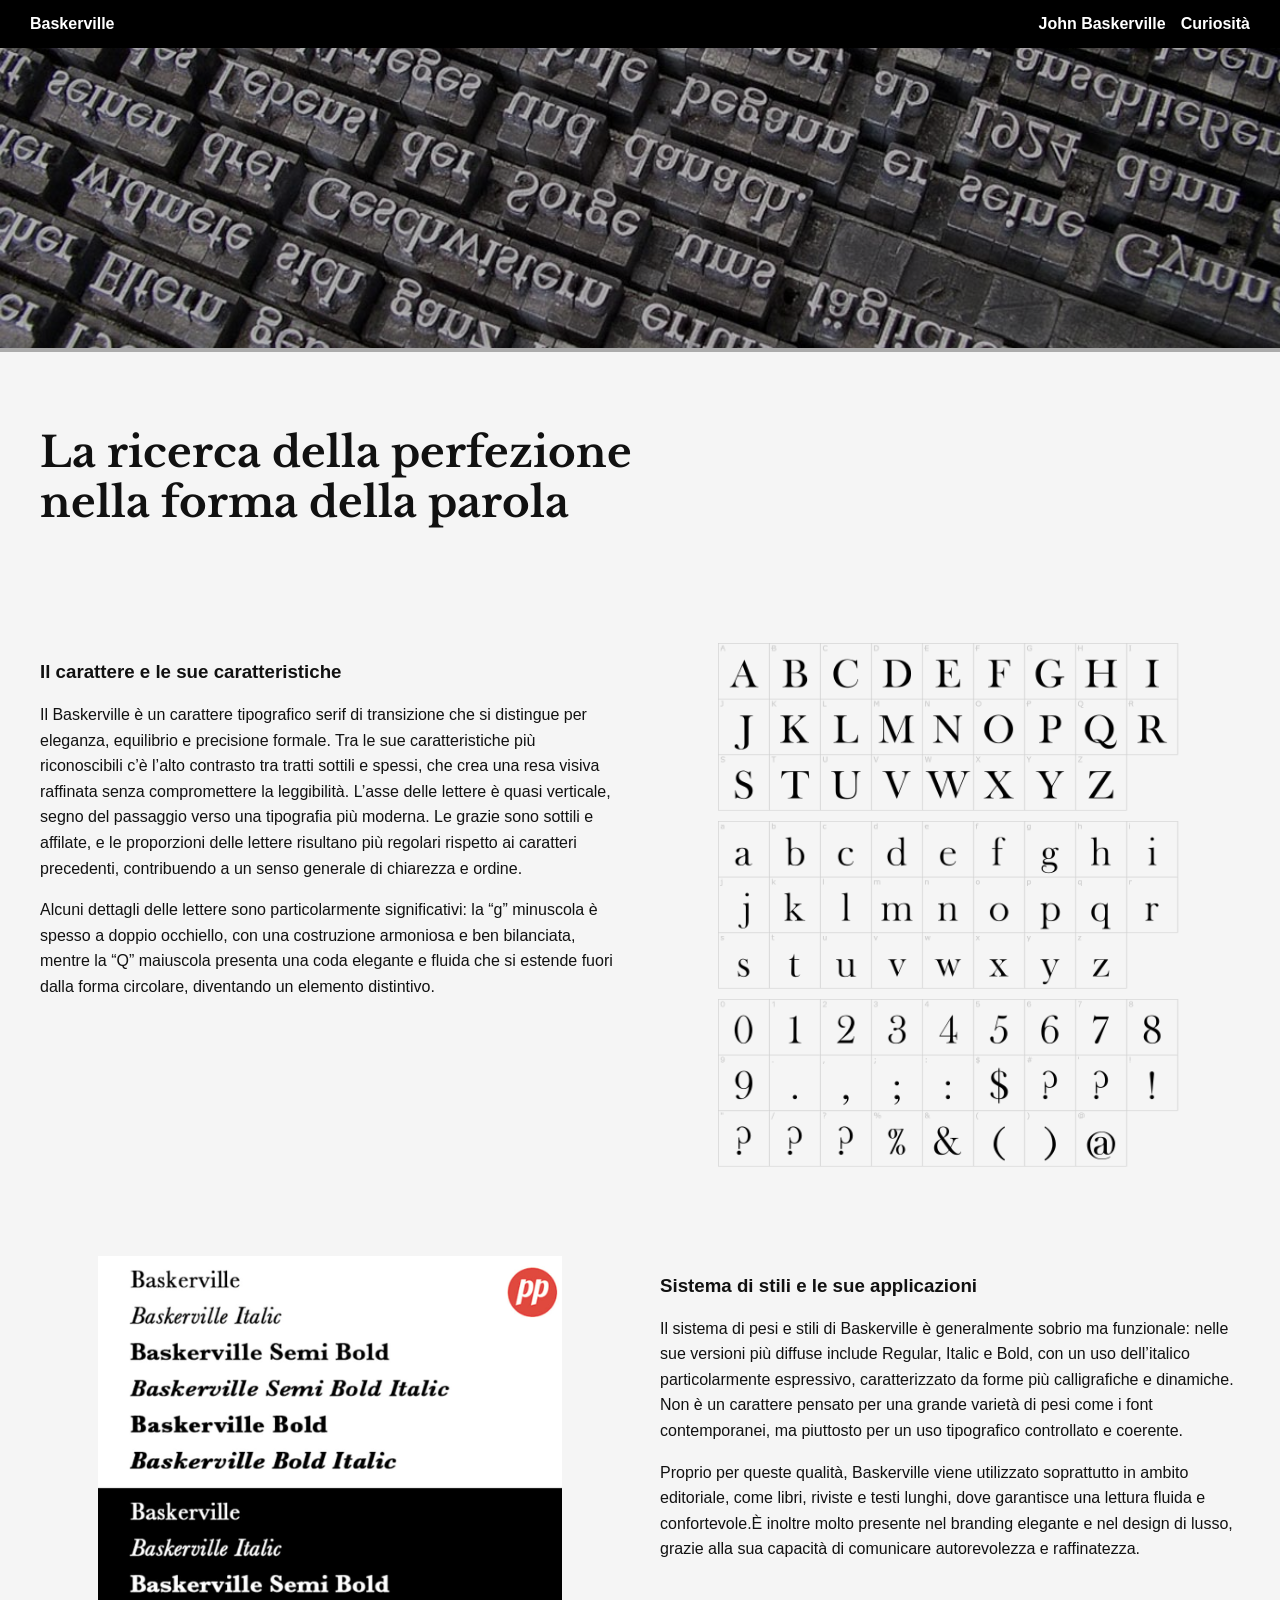
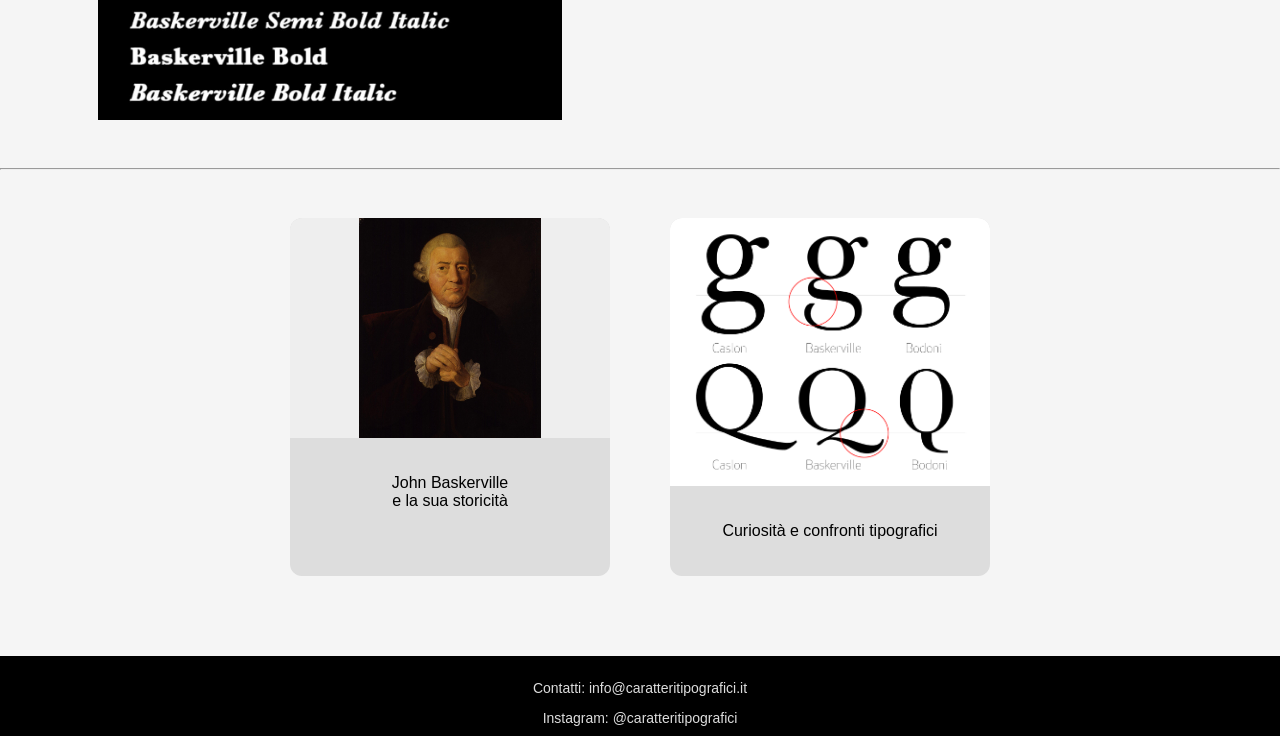
<file: index.html>
<!DOCTYPE html>
<html lang="it">
<head>
  <meta charset="UTF-8">
  <meta name="viewport" content="width=device-width, initial-scale=1.0">
 
  <title>Baskerville</title>

  <link href="https://fonts.googleapis.com/css2?family=Libre+Baskerville:wght@400;700&display=swap" rel="stylesheet">

  <link rel="stylesheet" href="stile.css">
</head>

<body>

<header class="navbar">
  <a href="index.html">Baskerville </a>

  <div class="nav-right">
  <a href="john-baskerville.html"> John Baskerville </a>
  <a href="curiosita.html"> Curiosità </a>
  </div>

</header>


<section class="hero">
  <img src="heroimage.jpg" alt="">
  <div class="overlay"></div>

</section>


<section class="intro">
  <h2>La ricerca della perfezione<br>nella forma della parola</h2>
</section>


<section class="block">

  <div class="text left">
    <h3>Il carattere e le sue caratteristiche</h3>
    <p>
      Il Baskerville è un carattere tipografico serif di transizione che si distingue per eleganza,
       equilibrio e precisione formale. Tra le sue caratteristiche più riconoscibili c’è l’alto contrasto 
       tra tratti sottili e spessi, che crea una resa visiva raffinata senza compromettere la leggibilità. 
       L’asse delle lettere è quasi verticale, segno del passaggio verso una tipografia più moderna. 
       Le grazie sono sottili e affilate, e le proporzioni delle lettere risultano più regolari rispetto 
       ai caratteri precedenti, contribuendo a un senso generale di chiarezza e ordine.
    </p>
    <p>
        Alcuni dettagli delle lettere sono particolarmente significativi: la “g” minuscola è spesso a doppio occhiello, 
        con una costruzione armoniosa e ben bilanciata, mentre la “Q” maiuscola presenta una coda elegante e fluida 
        che si estende fuori dalla forma circolare, diventando un elemento distintivo. 
    </p>
  </div>

  <div class="image right">
    <img src="baskervillefontmap.png" alt="">
  </div>

</section>


<section class="block">

  <div class="image left">
    <img src="baskervillepesi.jpg" alt="">
  </div>

  <div class="text right">
    <h3>Sistema di stili e le sue applicazioni</h3>
    <p>
      Il sistema di pesi e stili di Baskerville è generalmente sobrio ma funzionale: nelle sue versioni 
      più diffuse include Regular, Italic e Bold, con un uso dell’italico particolarmente espressivo, 
      caratterizzato da forme più calligrafiche e dinamiche. Non è un carattere pensato per una grande 
      varietà di pesi come i font contemporanei, ma piuttosto per un uso tipografico controllato e coerente.
    </p>
    <p> 
     Proprio per queste qualità, Baskerville viene utilizzato soprattutto in ambito editoriale, come libri, 
     riviste e testi lunghi, dove garantisce una lettura fluida e confortevole.È inoltre molto presente nel 
     branding elegante e nel design di lusso, grazie alla sua capacità di comunicare autorevolezza e raffinatezza.
    </p>
  </div>

</section>

<hr>


<section class="cards">

  <a href="john-baskerville.html" class="card">
    <div class="card-img">
    <img src="JohnBaskerville.jpg" alt="">
    </div>
    <p>John Baskerville<br>e la sua storicità</p>
  </a>

  <a href="curiosita.html" class="card">
    <img src="baskervillegQ.png" alt="">
    <p>Curiosità e confronti tipografici</p>
  </a>

</section>

<footer class="footer">
    <p>
        Contatti: info@caratteritipografici.it
    </p>
    <p> 
        Instagram: @caratteritipografici
    </p>
</footer>

</body>
</html>
</file>
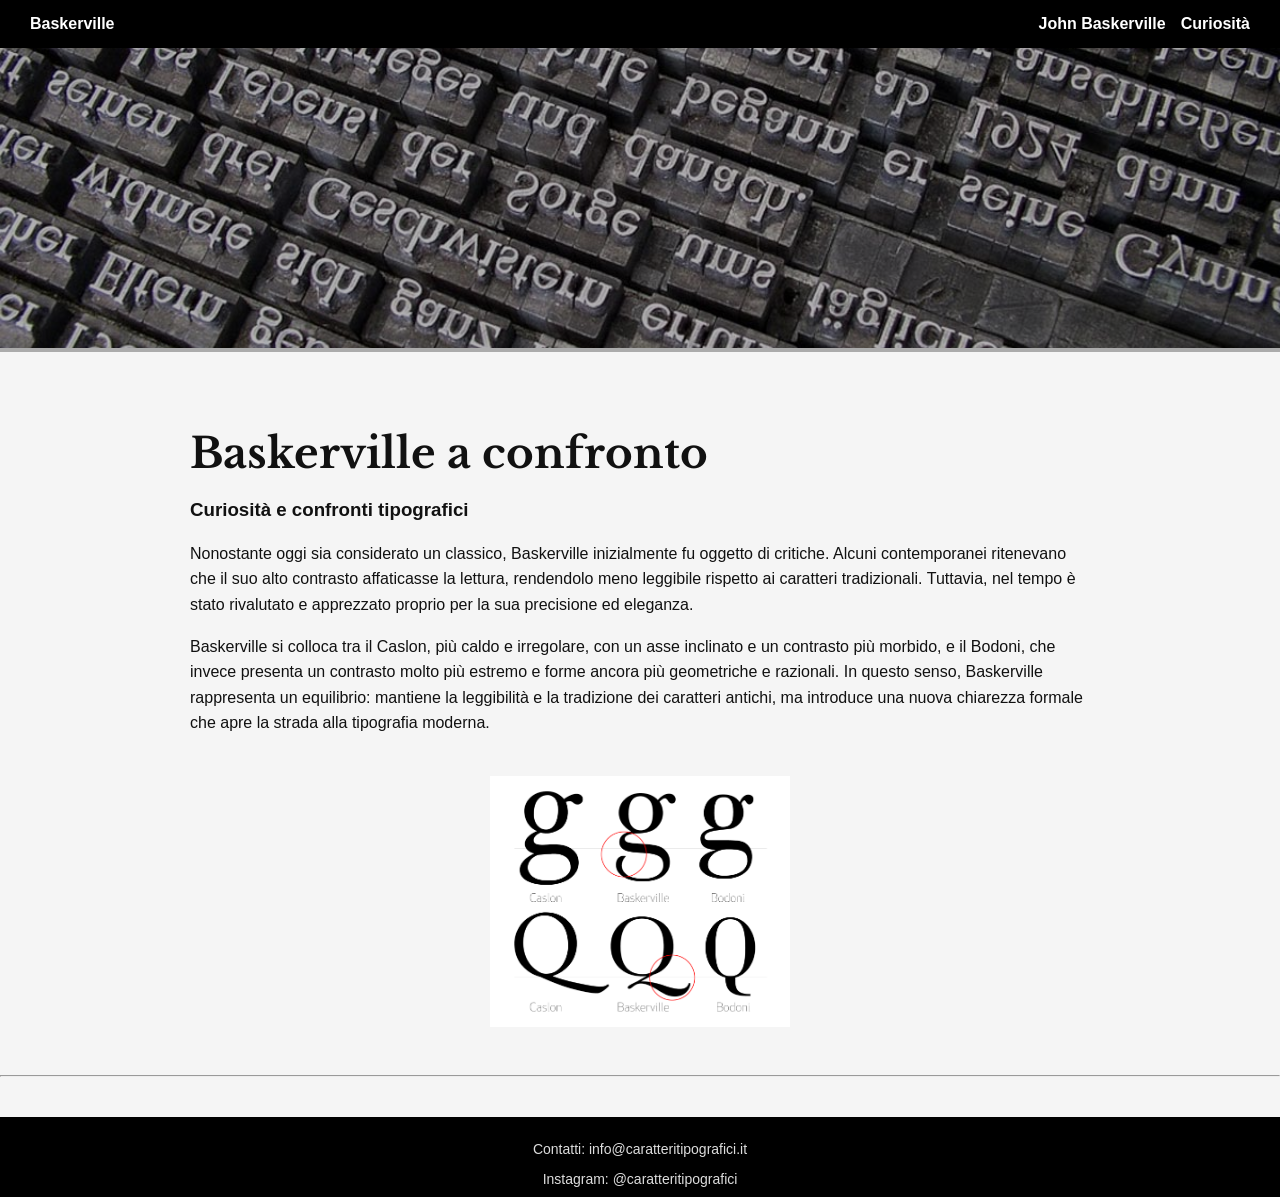
<file: curiosita.html>
<!DOCTYPE html>
<html lang="it">
<head>
  <meta charset="UTF-8">
  <meta name="viewport" content="width=device-width, initial-scale=1.0">
  <title>John Baskerville</title>

  <link href="https://fonts.googleapis.com/css2?family=Libre+Baskerville:wght@400;700&display=swap" rel="stylesheet">
  <link rel="stylesheet" href="stile.css">
</head>

<body>

<header class="navbar">
  <a href="index.html">Baskerville </a>

  <div class="nav-right">
  <a href="john-baskerville.html"> John Baskerville </a>
  <a href="curiosita.html"> Curiosità </a>
  </div>

</header>


<section class="hero">
  <img src="heroimage.jpg" alt="">
  <div class="overlay"></div>
  
</section>


<section class="detail">
  <h2 class="detail-title"> Baskerville a confronto</h2>

  <div class="text">
    <h3>Curiosità e confronti tipografici</h3>

    <p>
      Nonostante oggi sia considerato un classico, Baskerville inizialmente fu oggetto di critiche. 
      Alcuni contemporanei ritenevano che il suo alto contrasto affaticasse la lettura, 
      rendendolo meno leggibile rispetto ai caratteri tradizionali. Tuttavia, 
      nel tempo è stato rivalutato e apprezzato proprio per la sua precisione ed eleganza. 
    </p>

    <p>
        Baskerville si colloca tra il Caslon, più caldo e irregolare, con un asse inclinato e un 
        contrasto più morbido, e il Bodoni, che invece presenta un contrasto molto più estremo e 
        forme ancora più geometriche e razionali. In questo senso, Baskerville rappresenta un equilibrio:
         mantiene la leggibilità e la tradizione dei caratteri antichi, ma introduce una nuova chiarezza formale 
         che apre la strada alla tipografia moderna.
    </p>

  </div>

  <div class="image-center">
    <img src="baskervillegQ.png" alt="">
  </div>

</section>

<hr>

<footer class="footer">
  <p>Contatti: info@caratteritipografici.it</p>
  <p>Instagram: @caratteritipografici</p>
</footer>

</body>
</html>
</file>
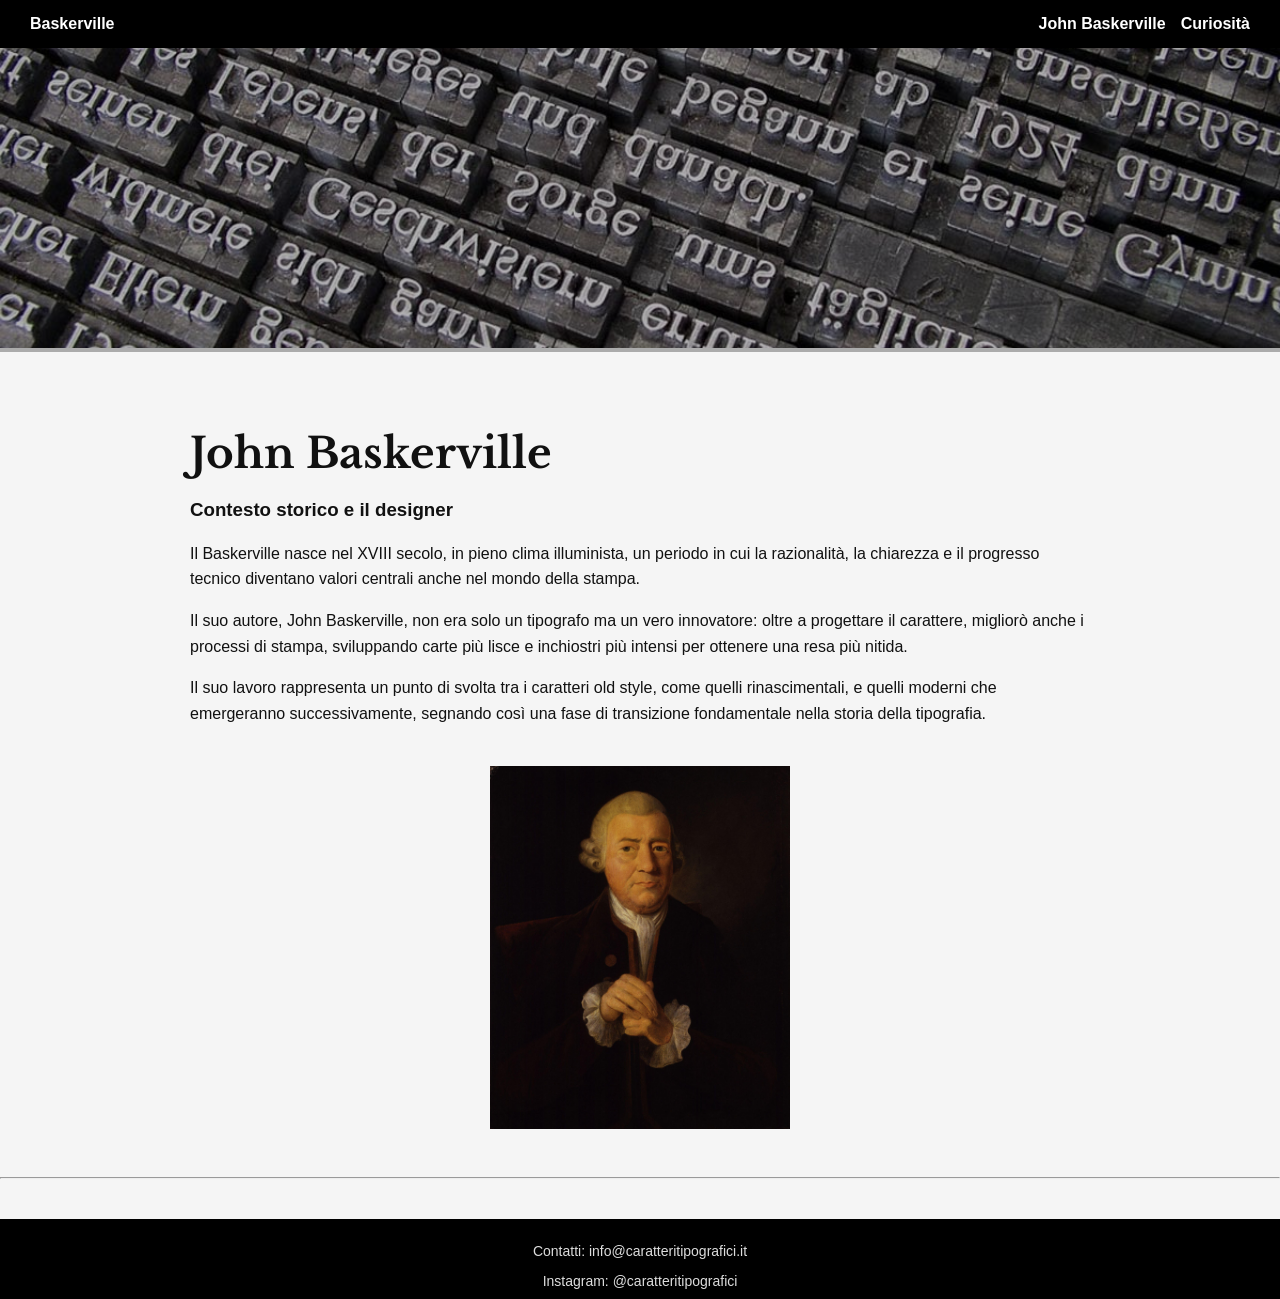
<file: john-baskerville.html>
<!DOCTYPE html>
<html lang="it">
<head>
  <meta charset="UTF-8">
  <meta name="viewport" content="width=device-width, initial-scale=1.0">
  <title>John Baskerville</title>

  <link href="https://fonts.googleapis.com/css2?family=Libre+Baskerville:wght@400;700&display=swap" rel="stylesheet">
  <link rel="stylesheet" href="stile.css">
</head>

<body>

<header class="navbar">
  <a href="index.html">Baskerville </a>

  <div class="nav-right">
  <a href="john-baskerville.html"> John Baskerville </a>
  <a href="curiosita.html"> Curiosità </a>
  </div>

</header>


<section class="hero">
  <img src="heroimage.jpg" alt="">
  <div class="overlay"></div>
  
</section>


<section class="detail">

  <h2 class="detail-title">John Baskerville</h2>

  <div class="text">
    <h3>Contesto storico e il designer</h3>

    <p>
      Il Baskerville nasce nel XVIII secolo, in pieno clima illuminista, un periodo in cui la razionalità,
      la chiarezza e il progresso tecnico diventano valori centrali anche nel mondo della stampa.
    </p>

    <p>
       Il suo autore, John Baskerville, non era solo un tipografo ma un vero innovatore:
        oltre a progettare il carattere, migliorò anche i processi di stampa, sviluppando 
        carte più lisce e inchiostri più intensi per ottenere una resa più nitida.
    </p>

    <p>
      Il suo lavoro rappresenta un punto di svolta tra i caratteri old style,
       come quelli rinascimentali, e quelli moderni che emergeranno successivamente,
        segnando così una fase di transizione fondamentale nella storia della tipografia.
    </p>

  </div>

  <div class="image-center">
    <img src="JohnBaskerville.jpg" alt="">
  </div>

</section>

<hr>

<footer class="footer">
  <p>Contatti: info@caratteritipografici.it</p>
  <p>Instagram: @caratteritipografici</p>
</footer>

</body>
</html>
</file>
<file: stile.css>
body {
  margin: 0;
  font-family: Helvetica, Arial, sans-serif;
  background: #f5f5f5;
  color: #111;
}


.navbar {
  display: flex;
  justify-content: space-between;
  padding: 15px 30px;
  background: black;
  color: white;
  align-items: center;
}

.nav-right {
  margin-left: auto;
  display: flex;
  gap: 15px;
}

.navbar a{
    color: white;
    text-decoration: none;
    font-weight: bold;
}

.navbar a:hover {
    text-decoration: underline;
}


.hero {
  position: relative;
}

.hero img {
  width: 100%;
  height: 300px;
  object-fit: cover;
}

.overlay { 
    position: absolute;
    top: 0;
    left: 0;
    width: 100%;
    height: 100%;
    background: black;
    opacity: 0.3;

}

.intro {
  padding: 40px;
}

.intro h2 {
  font-family: 'Libre Baskerville', serif;
  font-size: 42px;
  line-height: 1.2;
  

}

.block {
  display: flex;
  gap: 40px;
  padding: 40px;
  
}

.text, .image {
  flex: 1;
}

.left{
    order: 1;

}

.right{
    order: 2;
}

.text p {
    line-height: 1.6;
}

.image{
    display: flex;
    justify-content: center;
    align-items: center;
}

.image img {
  width: 80%;
  max-width: 900px;
  height: auto;
}


.cards {
  display: flex;
  justify-content: center;
  gap: 60px;
  padding: 40px;
}

.card {
  display: flex;
  flex-direction: column;
  width: 320px;
  background: #ddd;
  border-radius: 12px;
  overflow: hidden;
  text-decoration: none;
  color: black;
  transition: transform 0.3s ease;
}

.card img {
  display: block;
}

.card-img {
  height: 220px;
  display: flex;
  justify-content: center;
  align-items: center;
  background: #eee;
}

.card-img img {
  max-width: 100%;
  max-height: 100%;
}

.card p {
  padding: 20px;
  text-align: center;
  font-size: 16px;
}

.card:hover {
  transform: scale(1.05);
}


footer {
  height: 60px;
  background: black;
  margin-top: 40px;
  color: #ddd;
  font-size: 14px;
  text-align: center;
  padding: 10px;
}


.detail {
  padding: 40px;
  max-width: 900px;
  margin: auto;
}

.detail-title {
  font-family: 'Libre Baskerville', serif;
  font-size: 42px;
  margin-bottom: 20px;
}

.detail h3 {
  margin-bottom: 20px;
}

.detail p {
  line-height: 1.6;
  margin-bottom: 15px;
}


.image-center {
  display: flex;
  justify-content: center;
  margin-top: 40px;
}

.image-center img {
  width: 300px;
  max-width: 100%;
}


@media (max-width: 768px) {
  .block {
    flex-direction: column;
  }

  .left, .right {
    order: unset;
  }

  .hero{
    height: 250px;
  }

  .hero img{
    height: 100%;
  }

  .hero h1 {
    font-size: 36px;
  }

  .intro h2 {
    font-size: 24px;
  }
  .cards{
    flex-direction: column;
    align-items:center ;
  }

  .card {
    width: 90%;
  }
  
  .detail {
    padding: 20px;
  }

  .image-center img {
    width: 70%;
  }
  
  .card img {
    width: 100%;

  }

}
</file>
